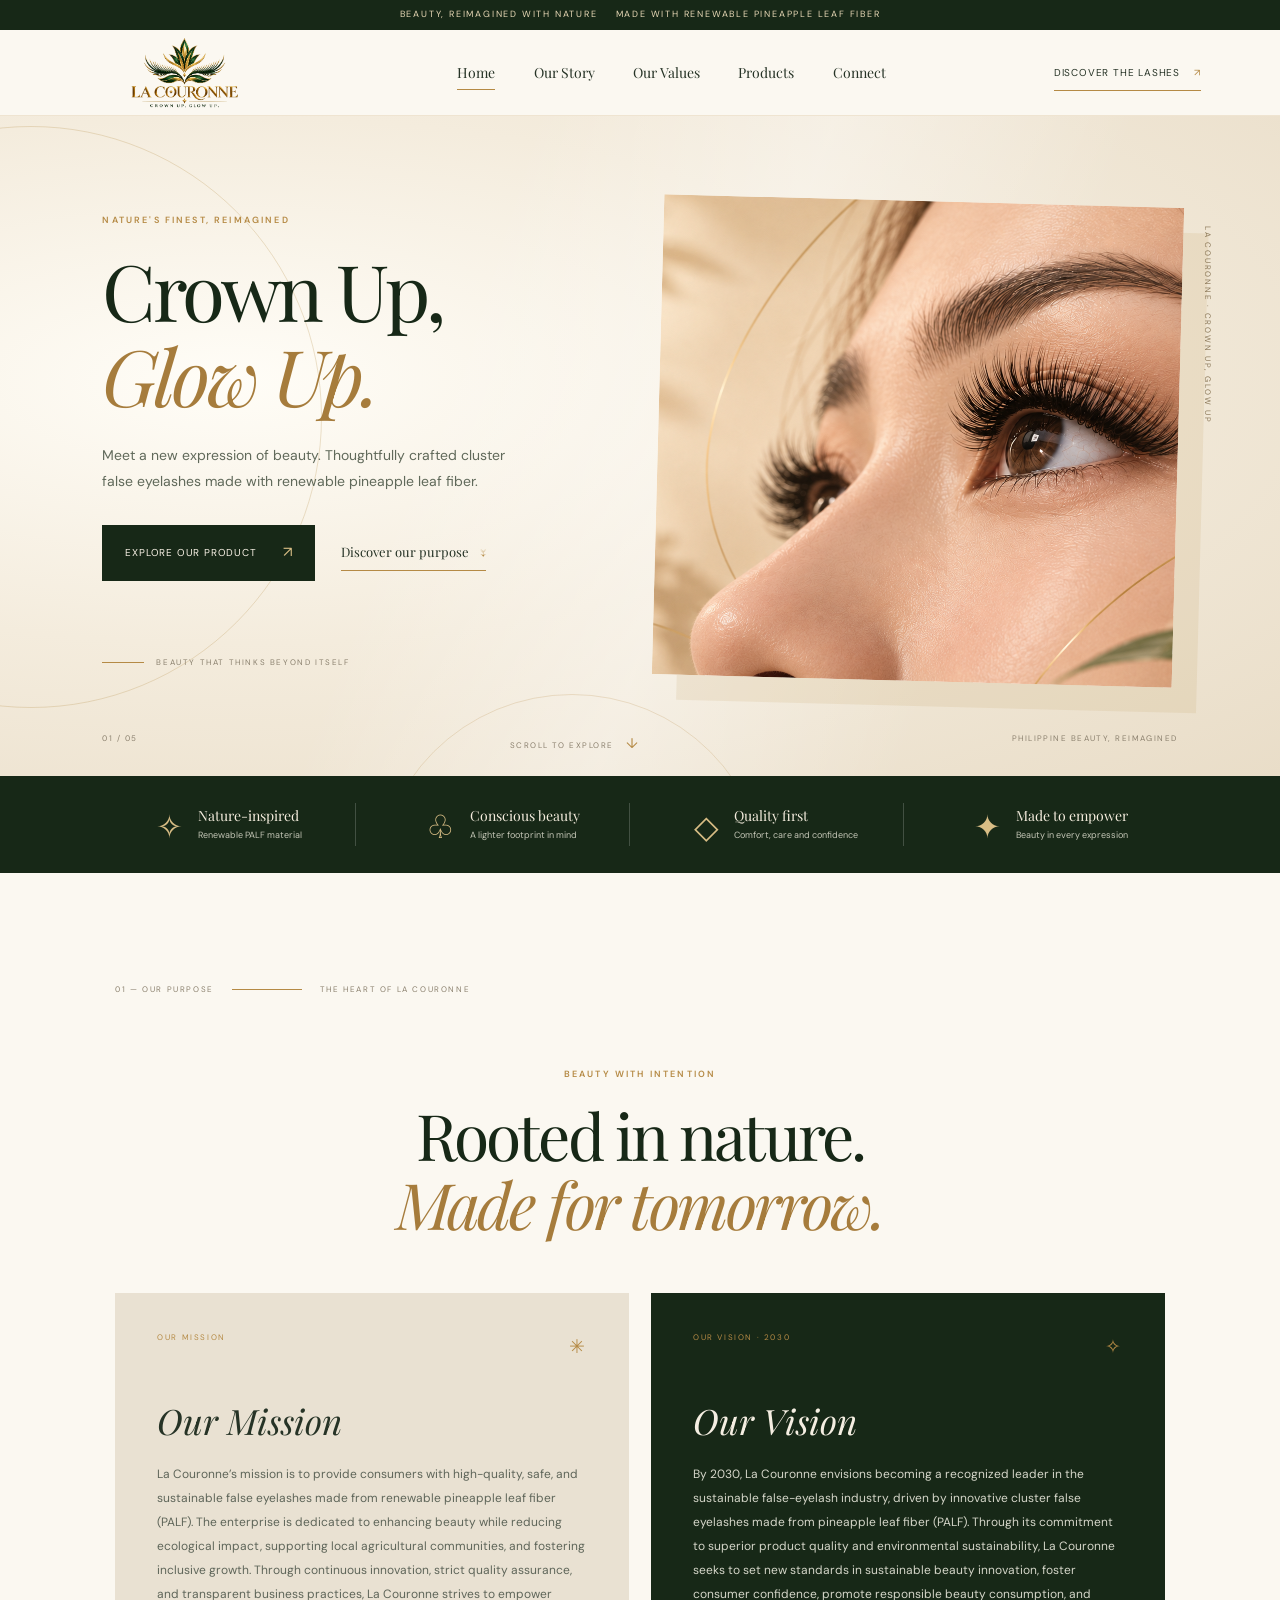
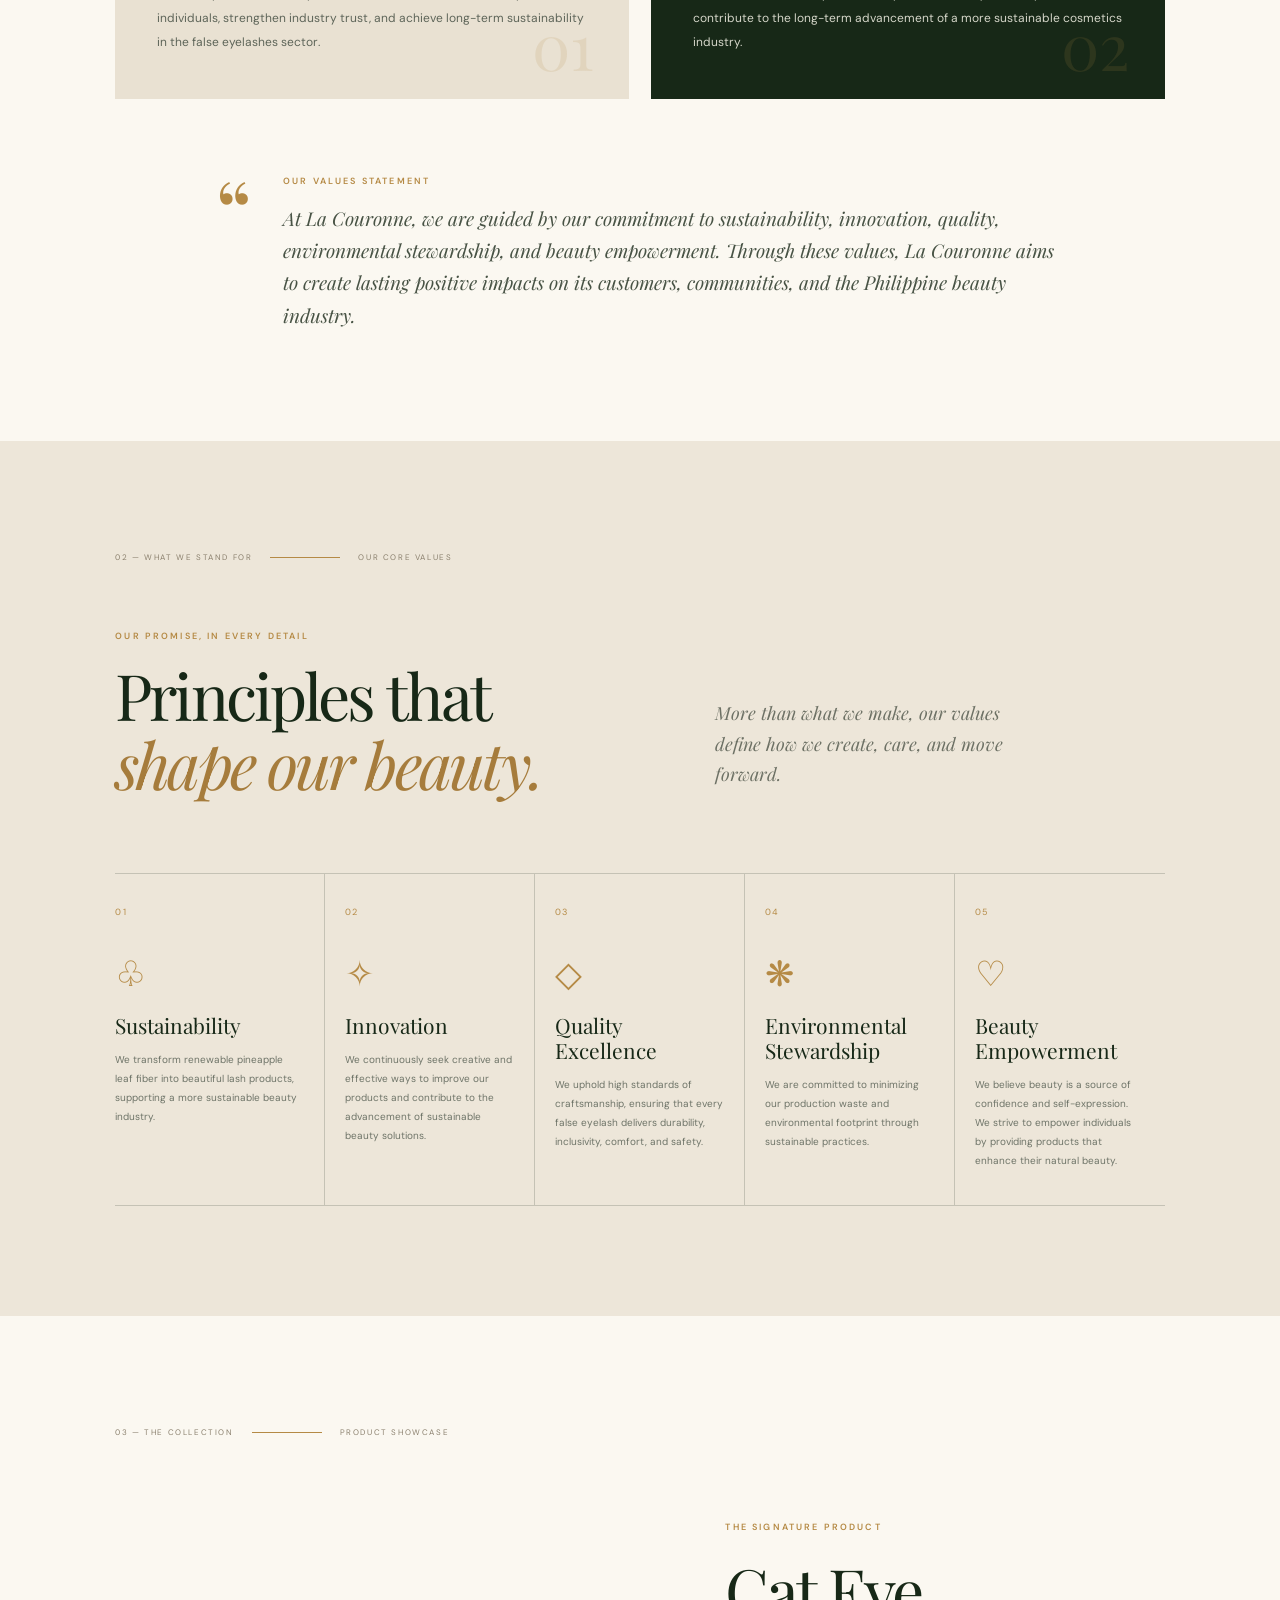
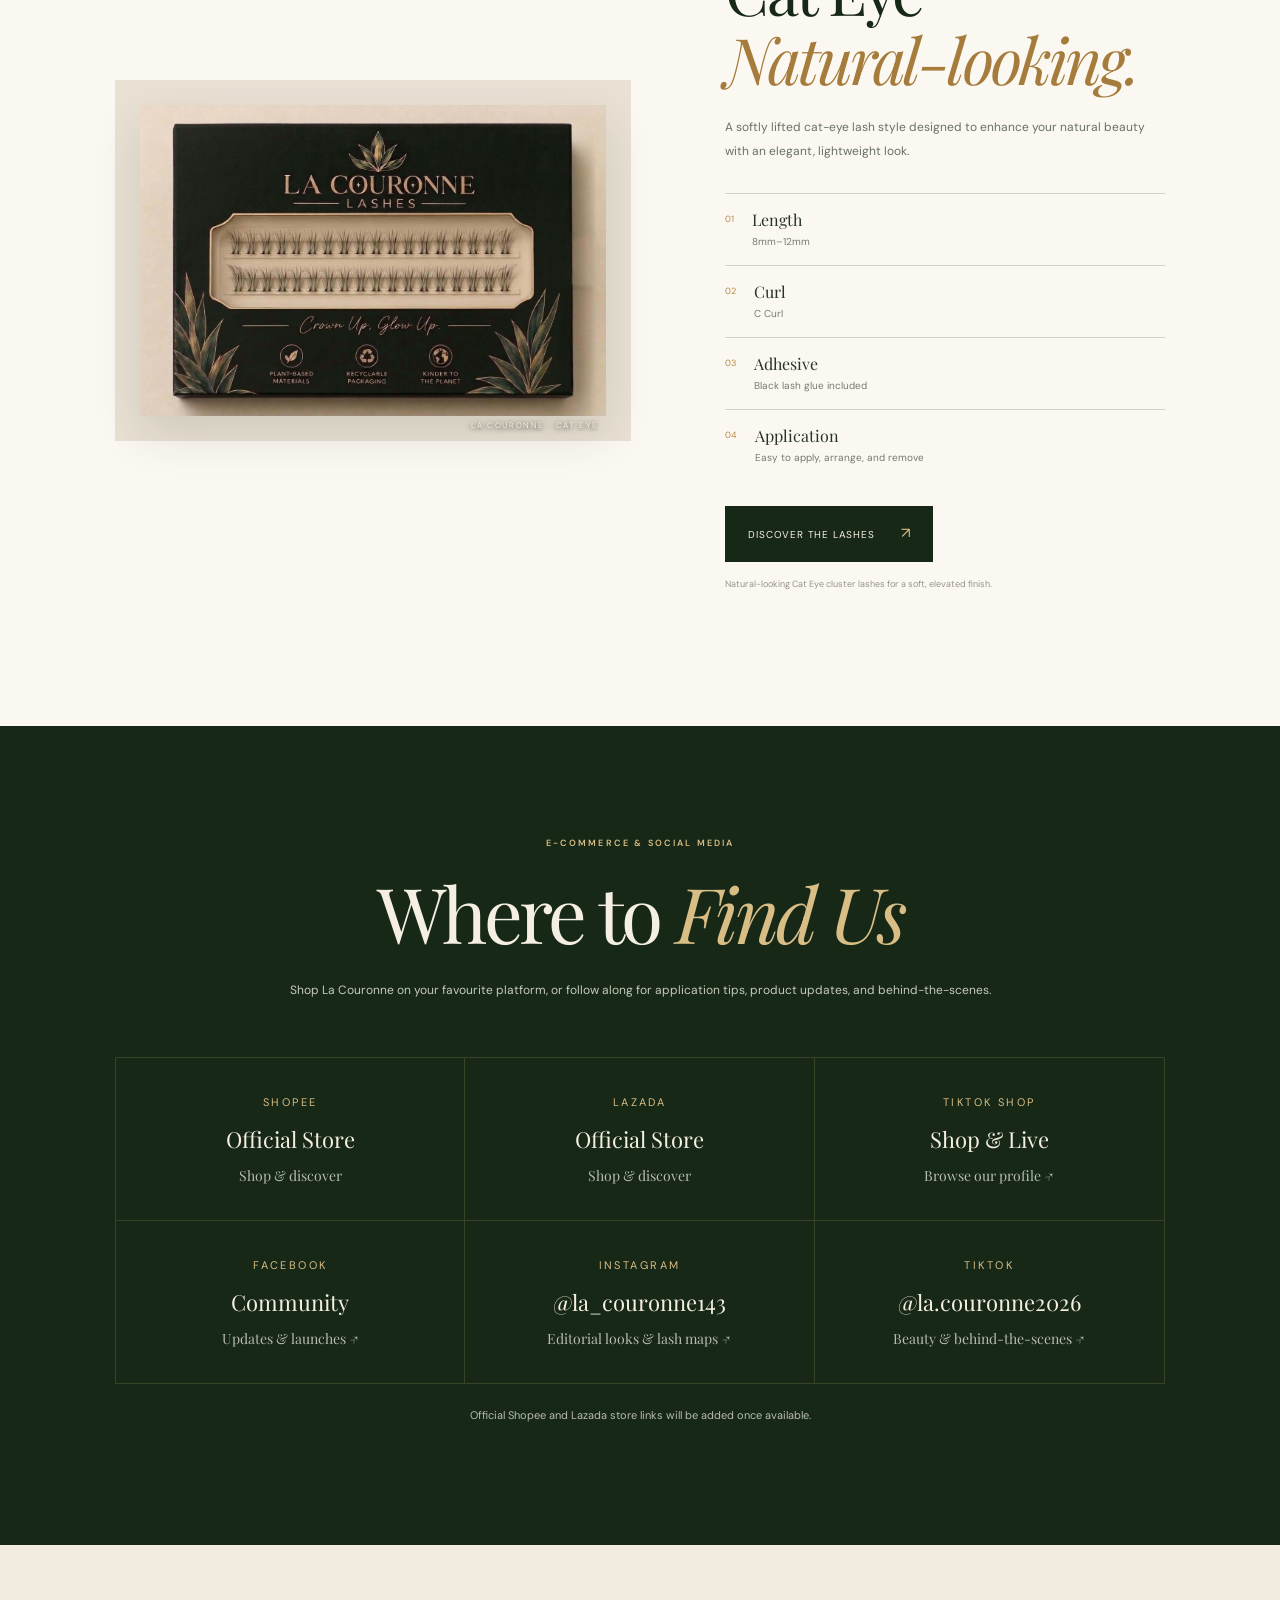
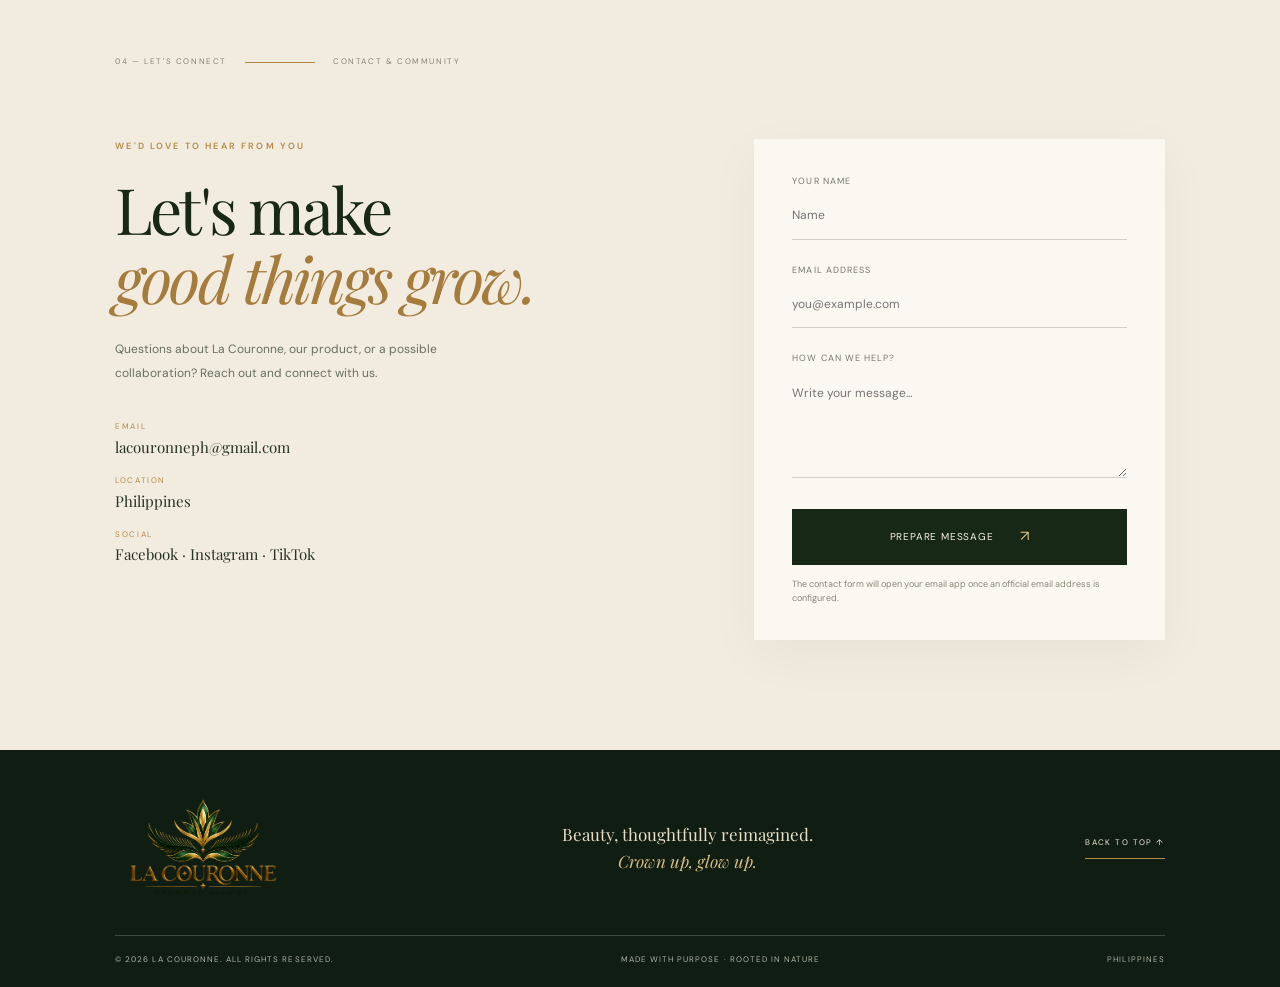
<file: index.html>
<!DOCTYPE html>
<html lang="en">
<head>
  <meta charset="UTF-8">
  <meta name="viewport" content="width=device-width, initial-scale=1.0">
  <meta name="theme-color" content="#172817">
  <meta name="description" content="La Couronne creates beautiful, high-quality cluster false eyelashes made with renewable pineapple leaf fiber. Crown up, glow up.">
  <title>La Couronne — Crown Up, Glow Up</title>
  <link rel="preconnect" href="https://fonts.googleapis.com">
  <link rel="preconnect" href="https://fonts.gstatic.com" crossorigin>
  <link href="https://fonts.googleapis.com/css2?family=DM+Sans:wght@400;500;600;700&family=Playfair+Display:ital,wght@0,400;0,500;0,600;1,400;1,500&display=swap" rel="stylesheet">
  <link rel="stylesheet" href="style.css">
</head>
<body>
  <div class="announcement"><span>BEAUTY, REIMAGINED WITH NATURE</span><span>MADE WITH RENEWABLE PINEAPPLE LEAF FIBER</span></div>
  <header class="site-header" id="top">
    <a class="brand" href="#home" aria-label="La Couronne home">
      <img src="assets/logo.png" alt="La Couronne botanical crown logo">
    </a>
    <button class="menu-toggle" aria-label="Open navigation" aria-expanded="false"><span></span><span></span></button>
    <nav class="main-nav" aria-label="Main navigation">
      <a href="#home" class="nav-link active">Home</a>
      <a href="#mission" class="nav-link">Our Story</a>
      <a href="#values" class="nav-link">Our Values</a>
      <a href="#products" class="nav-link">Products</a>
      <a href="#connect" class="nav-link">Connect</a>
    </nav>
    <a class="header-cta" href="#products">Discover the lashes <span>↗</span></a>
  </header>

  <main>
    <section class="hero" id="home">
      <div class="hero-glow"></div>
      <div class="hero-copy">
        <p class="eyebrow reveal">NATURE'S FINEST, REIMAGINED</p>
        <h1 class="reveal">Crown Up,<br><em>Glow Up.</em></h1>
        <p class="hero-description reveal">Meet a new expression of beauty. Thoughtfully crafted cluster false eyelashes made with renewable pineapple leaf fiber.</p>
        <div class="hero-actions reveal">
          <a class="button button-dark" href="#products">Explore our product <span>↗</span></a>
          <a class="text-link" href="#mission">Discover our purpose <span>↓</span></a>
        </div>
        <div class="hero-note reveal"><span class="note-line"></span><span>BEAUTY THAT THINKS BEYOND ITSELF</span></div>
      </div>
      <div class="hero-visual">
        <div class="hero-image-frame">
          <img src="assets/hero-woman.png" alt="Beauty close-up featuring elegant eyelashes">
        </div>
        <div class="hero-vertical">LA COURONNE · CROWN UP, GLOW UP</div>
      </div>
      <div class="hero-bottom"><span>01 / 05</span><span class="scroll-cue">SCROLL TO EXPLORE <i>↓</i></span><span>PHILIPPINE BEAUTY, REIMAGINED</span></div>
    </section>

    <section class="benefit-strip" aria-label="Our commitments">
      <div class="benefit"><span class="benefit-icon">✧</span><div><strong>Nature-inspired</strong><small>Renewable PALF material</small></div></div>
      <div class="benefit"><span class="benefit-icon">♧</span><div><strong>Conscious beauty</strong><small>A lighter footprint in mind</small></div></div>
      <div class="benefit"><span class="benefit-icon">◇</span><div><strong>Quality first</strong><small>Comfort, care and confidence</small></div></div>
      <div class="benefit"><span class="benefit-icon">✦</span><div><strong>Made to empower</strong><small>Beauty in every expression</small></div></div>
    </section>

    <section class="intro-section section-pad" id="mission">
      <div class="section-kicker reveal"><span>01 — OUR PURPOSE</span><span class="kicker-line"></span><span>THE HEART OF LA COURONNE</span></div>
      <div class="intro-heading reveal"><p class="eyebrow">BEAUTY WITH INTENTION</p><h2>Rooted in nature.<br><em>Made for tomorrow.</em></h2></div>
      <div class="purpose-grid">
        <article class="purpose-card mission-card reveal">
          <div class="card-topline"><span>OUR MISSION</span><span>✳</span></div>
          <h3>Our Mission</h3>
          <p>La Couronne’s mission is to provide consumers with high-quality, safe, and sustainable false eyelashes made from renewable pineapple leaf fiber (PALF). The enterprise is dedicated to enhancing beauty while reducing ecological impact, supporting local agricultural communities, and fostering inclusive growth. Through continuous innovation, strict quality assurance, and transparent business practices, La Couronne strives to empower individuals, strengthen industry trust, and achieve long-term sustainability in the false eyelashes sector.</p>
          <span class="card-index">01</span>
        </article>
        <article class="purpose-card vision-card reveal">
          <div class="card-topline"><span>OUR VISION · 2030</span><span>✧</span></div>
          <h3>Our Vision</h3>
          <p>By 2030, La Couronne envisions becoming a recognized leader in the sustainable false-eyelash industry, driven by innovative cluster false eyelashes made from pineapple leaf fiber (PALF). Through its commitment to superior product quality and environmental sustainability, La Couronne seeks to set new standards in sustainable beauty innovation, foster consumer confidence, promote responsible beauty consumption, and contribute to the long-term advancement of a more sustainable cosmetics industry.</p>
          <span class="card-index">02</span>
        </article>
      </div>
      <div class="values-statement reveal">
        <span class="statement-mark">“</span>
        <div><p class="eyebrow">OUR VALUES STATEMENT</p><p>At La Couronne, we are guided by our commitment to sustainability, innovation, quality, environmental stewardship, and beauty empowerment. Through these values, La Couronne aims to create lasting positive impacts on its customers, communities, and the Philippine beauty industry.</p></div>
      </div>
    </section>

    <section class="values-section section-pad" id="values">
      <div class="values-heading">
        <div class="section-kicker reveal"><span>02 — WHAT WE STAND FOR</span><span class="kicker-line"></span><span>OUR CORE VALUES</span></div>
        <div class="values-title reveal"><p class="eyebrow">OUR PROMISE, IN EVERY DETAIL</p><h2>Principles that<br><em>shape our beauty.</em></h2></div>
        <p class="values-lead reveal">More than what we make, our values define how we create, care, and move forward.</p>
      </div>
      <div class="values-grid">
        <article class="value-item reveal"><span class="value-number">01</span><span class="value-symbol">♧</span><h3>Sustainability</h3><p>We transform renewable pineapple leaf fiber into beautiful lash products, supporting a more sustainable beauty industry.</p></article>
        <article class="value-item reveal"><span class="value-number">02</span><span class="value-symbol">✧</span><h3>Innovation</h3><p>We continuously seek creative and effective ways to improve our products and contribute to the advancement of sustainable beauty solutions.</p></article>
        <article class="value-item reveal"><span class="value-number">03</span><span class="value-symbol">◇</span><h3>Quality Excellence</h3><p>We uphold high standards of craftsmanship, ensuring that every false eyelash delivers durability, inclusivity, comfort, and safety.</p></article>
        <article class="value-item reveal"><span class="value-number">04</span><span class="value-symbol">❋</span><h3>Environmental Stewardship</h3><p>We are committed to minimizing our production waste and environmental footprint through sustainable practices.</p></article>
        <article class="value-item reveal"><span class="value-number">05</span><span class="value-symbol">♡</span><h3>Beauty Empowerment</h3><p>We believe beauty is a source of confidence and self-expression. We strive to empower individuals by providing products that enhance their natural beauty.</p></article>
      </div>
    </section>

    <section class="product-section section-pad" id="products">
      <div class="section-kicker reveal"><span>03 — THE COLLECTION</span><span class="kicker-line"></span><span>PRODUCT SHOWCASE</span></div>
      <div class="product-layout">
        <div class="product-image reveal">
          <img src="assets/product-cat-eye.jpg" alt="La Couronne Cat Eye cluster false eyelashes in premium dark green packaging">
          <span class="image-caption">LA COURONNE · CAT EYE</span>
        </div>
        <div class="product-copy reveal">
          <p class="eyebrow">THE SIGNATURE PRODUCT</p>
          <h2>Cat Eye<br><em>Natural-looking.</em></h2>
          <p class="product-description">A softly lifted cat-eye lash style designed to enhance your natural beauty with an elegant, lightweight look.</p>
          <div class="product-detail"><span>01</span><div><strong>Length</strong><small>8mm–12mm</small></div></div>
          <div class="product-detail"><span>02</span><div><strong>Curl</strong><small>C Curl</small></div></div>
          <div class="product-detail"><span>03</span><div><strong>Adhesive</strong><small>Black lash glue included</small></div></div>
          <div class="product-detail"><span>04</span><div><strong>Application</strong><small>Easy to apply, arrange, and remove</small></div></div>
          <button class="button button-dark add-to-bag" type="button">Discover the lashes <span>↗</span></button>
          <p class="product-disclaimer">Natural-looking Cat Eye cluster lashes for a soft, elevated finish.</p>
        </div>
      </div>
    </section>

    <section class="platform-section section-pad" id="platforms">
      <div class="platform-inner reveal">
        <p class="eyebrow">E-COMMERCE & SOCIAL MEDIA</p>
        <h2>Where to <em>Find Us</em></h2>
        <p>Shop La Couronne on your favourite platform, or follow along for application tips, product updates, and behind-the-scenes.</p>
        <div class="platform-grid">
          <a class="platform-card" href="#platforms" aria-label="Shopee official store link coming soon"><span class="platform-label">SHOPEE</span><strong>Official Store</strong><small>Shop & discover</small></a>
          <a class="platform-card" href="#platforms" aria-label="Lazada official store link coming soon"><span class="platform-label">LAZADA</span><strong>Official Store</strong><small>Shop & discover</small></a>
          <a class="platform-card" href="https://www.tiktok.com/@la.couronne2026?_r=1&_t=ZS-9BWS2zkZSGT" target="_blank" rel="noopener"><span class="platform-label">TIKTOK SHOP</span><strong>Shop & Live</strong><small>Browse our profile ↗</small></a>
          <a class="platform-card" href="https://www.facebook.com/share/1CnefY3uRi/" target="_blank" rel="noopener"><span class="platform-label">FACEBOOK</span><strong>Community</strong><small>Updates & launches ↗</small></a>
          <a class="platform-card" href="https://www.instagram.com/la_couronne143?evlk=YWlhdTFpYmZudWV4" target="_blank" rel="noopener"><span class="platform-label">INSTAGRAM</span><strong>@la_couronne143</strong><small>Editorial looks & lash maps ↗</small></a>
          <a class="platform-card" href="https://www.tiktok.com/@la.couronne2026?_r=1&_t=ZS-9BWS2zkZSGT" target="_blank" rel="noopener"><span class="platform-label">TIKTOK</span><strong>@la.couronne2026</strong><small>Beauty & behind-the-scenes ↗</small></a>
        </div>
        <p class="platform-note">Official Shopee and Lazada store links will be added once available.</p>
      </div>
    </section>

    <section class="contact-section section-pad" id="connect">
      <div class="section-kicker reveal"><span>04 — LET'S CONNECT</span><span class="kicker-line"></span><span>CONTACT & COMMUNITY</span></div>
      <div class="contact-layout">
        <div class="contact-copy reveal"><p class="eyebrow">WE'D LOVE TO HEAR FROM YOU</p><h2>Let's make<br><em>good things grow.</em></h2><p>Questions about La Couronne, our product, or a possible collaboration? Reach out and connect with us.</p>
          <div class="contact-details">
            <div><span>EMAIL</span><strong data-contact="email">lacouronneph@gmail.com</strong></div>
            <div><span>LOCATION</span><strong>Philippines</strong></div>
            <div><span>SOCIAL</span><strong>Facebook · Instagram · TikTok</strong></div>
          </div>
        </div>
        <form class="contact-form reveal" id="contactForm">
          <label for="name">Your name</label><input id="name" name="name" type="text" placeholder="Name" required>
          <label for="email">Email address</label><input id="email" name="email" type="email" placeholder="you@example.com" required>
          <label for="message">How can we help?</label><textarea id="message" name="message" rows="4" placeholder="Write your message..." required></textarea>
          <button class="button button-dark" type="submit">Prepare message <span>↗</span></button>
          <p class="form-feedback" aria-live="polite">The contact form will open your email app once an official email address is configured.</p>
        </form>
      </div>
    </section>
  </main>

  <footer class="site-footer">
    <div class="footer-top">
      <a class="footer-brand" href="#home"><img src="assets/logo.png" alt="La Couronne"></a>
      <p>Beauty, thoughtfully reimagined.<br><em>Crown up, glow up.</em></p>
      <a class="back-top" href="#top">BACK TO TOP ↑</a>
    </div>
    <div class="footer-bottom"><span>© <span id="year"></span> LA COURONNE. ALL RIGHTS RESERVED.</span><span>MADE WITH PURPOSE · ROOTED IN NATURE</span><span>PHILIPPINES</span></div>
  </footer>

  <div class="cart-toast" role="status" aria-live="polite"><span>✦</span><div><strong>Added to your selection</strong><small>La Couronne Cluster False Eyelashes</small></div><button class="toast-close" aria-label="Close notification">×</button></div>
  <script src="script.js"></script>
</body>
</html>
</file>
<file: style.css>
@import url('https://fonts.googleapis.com/css2?family=Playfair+Display:ital,wght@0,400;0,500;0,600;1,400;1,500&display=swap');
:root{--forest:#172817;--forest-2:#263b27;--gold:#b58a45;--gold-light:#d8bd85;--cream:#f5eee2;--paper:#fbf8f1;--ink:#263326;--muted:#77796d;--line:rgba(38,51,38,.2);--serif:'Playfair Display',Georgia,serif;--sans:'DM Sans',Arial,sans-serif}
*{box-sizing:border-box}html{scroll-behavior:smooth;scroll-padding-top:90px}body{margin:0;background:var(--paper);color:var(--ink);font-family:var(--sans);font-size:14px;line-height:1.7}a{color:inherit;text-decoration:none}button,input,textarea{font:inherit}.announcement{height:30px;background:var(--forest);color:#e8d8b6;display:flex;align-items:center;justify-content:center;gap:18px;font-size:9px;letter-spacing:.2em}.announcement-star{color:var(--gold-light)}.site-header{height:86px;padding:0 6.2%;display:flex;align-items:center;justify-content:space-between;background:rgba(251,248,241,.94);position:sticky;top:0;z-index:20;border-bottom:1px solid rgba(181,138,69,.18);backdrop-filter:blur(14px)}.brand{display:flex;align-items:center;width:210px;height:76px;overflow:hidden}.brand img{width:100%;height:100%;object-fit:contain}.main-nav{display:flex;align-items:center;gap:clamp(20px,3vw,48px)}.nav-link{font-family:var(--serif);font-size:14px;position:relative;padding:8px 0}.nav-link:after{content:"";height:1px;width:0;position:absolute;bottom:2px;left:0;background:var(--gold);transition:width .3s}.nav-link:hover:after,.nav-link.active:after{width:100%}.header-cta{font-size:10px;letter-spacing:.08em;text-transform:uppercase;border-bottom:1px solid var(--gold);padding:9px 0}.header-cta span{color:var(--gold);padding-left:10px}.menu-toggle{display:none;background:none;border:0}.hero{min-height:650px;position:relative;display:grid;grid-template-columns:1.03fr .97fr;align-items:center;padding:65px 8% 75px;overflow:hidden;background:radial-gradient(ellipse at 18% 40%,#fffdf7 0%,#f4ecdd 47%,#e9ddc8 100%)}.hero:before{content:"";position:absolute;width:580px;height:580px;border:1px solid rgba(181,138,69,.25);border-radius:50%;left:-260px;top:10px}.hero:after{content:"";position:absolute;width:390px;height:390px;border:1px solid rgba(181,138,69,.22);border-radius:50%;right:40%;bottom:-310px}.hero-glow{position:absolute;inset:0;background:linear-gradient(110deg,transparent 35%,rgba(255,255,255,.35) 55%,transparent 75%);pointer-events:none}.hero-copy{position:relative;z-index:2;max-width:570px;padding:30px 0}.eyebrow{font-size:9px;letter-spacing:.24em;font-weight:600;color:var(--gold);margin:0 0 20px}.hero h1,.intro-heading h2,.values-title h2,.product-copy h2,.platform-inner h2,.contact-copy h2{font:400 clamp(48px,6.1vw,82px)/1.08 var(--serif);letter-spacing:-.045em;margin:0;color:var(--forest)}h1 em,h2 em{font-weight:400;color:#a67c3c}.hero-description{max-width:435px;color:#60695a;font-size:14px;line-height:1.9;margin:25px 0 30px}.hero-actions{display:flex;align-items:center;gap:26px}.button{border:0;display:inline-flex;align-items:center;justify-content:center;gap:26px;padding:15px 23px;cursor:pointer;font-size:10px;letter-spacing:.08em;text-transform:uppercase;transition:transform .25s,background .25s,box-shadow .25s}.button:hover{transform:translateY(-3px);box-shadow:0 10px 25px #17281720}.button-dark{background:var(--forest);color:#f8f1e5}.button-dark span{color:var(--gold-light);font-size:15px}.text-link{font-family:var(--serif);font-size:13px;border-bottom:1px solid var(--gold);padding:7px 0}.text-link span{color:var(--gold);padding-left:8px}.hero-note{display:flex;align-items:center;gap:12px;margin-top:75px;color:#8a806e;font-size:8px;letter-spacing:.2em}.note-line{height:1px;width:42px;background:var(--gold)}.hero-visual{position:relative;z-index:1;justify-self:end;width:min(100%,520px);padding:20px 0}.hero-image-frame{height:480px;overflow:hidden;box-shadow:25px 25px 0 rgba(181,138,69,.12);transform:rotate(1.5deg);animation:float 7s ease-in-out infinite}.hero-image-frame img{width:100%;height:100%;object-fit:cover;object-position:72% center}.floating-stamp{position:absolute;left:-38px;bottom:38px;width:112px;height:112px;border:1px solid var(--gold);border-radius:50%;background:var(--paper);display:flex;flex-direction:column;align-items:center;justify-content:center;color:var(--forest);font-size:8px;letter-spacing:.14em;box-shadow:0 8px 25px #17281714}.floating-stamp strong{font-size:30px;color:var(--gold);font-weight:400;line-height:1.1}.hero-vertical{position:absolute;right:-36px;top:45px;writing-mode:vertical-rl;font-size:8px;letter-spacing:.22em;color:#8c7959}.hero-bottom{position:absolute;bottom:20px;left:8%;right:8%;display:flex;justify-content:space-between;color:#8b806e;font-size:8px;letter-spacing:.18em}.scroll-cue i{font-style:normal;color:var(--gold);font-size:14px;padding-left:9px}.benefit-strip{display:grid;grid-template-columns:repeat(4,1fr);padding:27px 8%;background:var(--forest);color:#f4ecdd;gap:20px}.benefit{display:flex;align-items:center;justify-content:center;gap:15px;border-right:1px solid #ffffff30}.benefit:last-child{border:0}.benefit-icon{font:32px var(--serif);color:var(--gold-light)}.benefit strong,.benefit small{display:block}.benefit strong{font:14px var(--serif);font-weight:400}.benefit small{font-size:9px;color:#c4c6b6;margin-top:3px}.section-pad{padding:110px 9%}.section-kicker{display:flex;align-items:center;gap:18px;font-size:8px;letter-spacing:.2em;color:#8b806e}.kicker-line{height:1px;background:var(--gold);width:70px}.intro-section{background:var(--paper)}.intro-heading{text-align:center;margin:70px auto 55px}.intro-heading .eyebrow{margin-bottom:18px}.intro-heading h2,.values-title h2,.product-copy h2,.platform-inner h2,.contact-copy h2{font-size:clamp(42px,5vw,66px)}.purpose-grid{display:grid;grid-template-columns:1fr 1fr;gap:22px}.purpose-card{padding:38px 42px 45px;min-height:390px;position:relative;overflow:hidden}.mission-card{background:#e9e1d2}.vision-card{background:var(--forest);color:#f5eee2}.card-topline{display:flex;justify-content:space-between;font-size:8px;letter-spacing:.2em;color:var(--gold)}.card-topline span:last-child{font-size:19px}.purpose-card h3{font:italic 35px var(--serif);margin:34px 0 18px}.purpose-card p{font-size:12px;line-height:2;color:#5e6559;margin:0;max-width:570px}.vision-card p{color:#d5d6c9}.card-index{position:absolute;right:35px;bottom:12px;font:64px var(--serif);color:#b58a4525}.values-statement{display:flex;gap:30px;align-items:flex-start;max-width:850px;margin:75px auto 0}.statement-mark{font:90px/.8 var(--serif);color:var(--gold)}.values-statement .eyebrow{margin:0 0 12px}.values-statement p:last-child{font:italic 19px/1.7 var(--serif);margin:0;color:#485345}.values-section{background:#ede6d9}.values-heading{display:grid;grid-template-columns:1.1fr .9fr;column-gap:50px;align-items:end}.values-heading .section-kicker{grid-column:1/-1;margin-bottom:65px}.values-title .eyebrow{margin-bottom:15px}.values-lead{max-width:300px;color:#6d7165;font:italic 18px/1.7 var(--serif);margin:0 0 8px}.values-grid{display:grid;grid-template-columns:repeat(5,1fr);gap:0;margin-top:75px;border-top:1px solid var(--line);border-bottom:1px solid var(--line)}.value-item{padding:25px 20px 35px;border-right:1px solid var(--line);position:relative;min-height:280px;transition:background .3s,transform .3s}.value-item:first-child{padding-left:0}.value-item:last-child{border:0}.value-item:hover{background:#f8f3e9;transform:translateY(-5px)}.value-number{font-size:9px;color:var(--gold);letter-spacing:.15em}.value-symbol{display:block;font:35px var(--serif);color:var(--gold);margin:25px 0 18px}.value-item h3{font:21px/1.2 var(--serif);font-weight:400;margin:0 0 12px;color:var(--forest)}.value-item p{font-size:10px;line-height:1.9;color:#6e7468;margin:0}.product-section{background:var(--paper)}.product-layout{display:grid;grid-template-columns:1.08fr .92fr;gap:9%;align-items:center;margin-top:65px}.product-image{position:relative;background:#e9e1d4;padding:25px}.product-image img{width:100%;display:block;box-shadow:0 18px 45px #17281720}.image-caption{position:absolute;bottom:8px;right:32px;color:#f7eddb;font-size:8px;letter-spacing:.2em;text-shadow:0 1px 5px #000}.product-copy{padding:15px 0}.product-copy h2{margin-bottom:22px}.product-description{font-size:12px;line-height:2;color:#697064;max-width:430px;margin-bottom:30px}.product-detail{display:flex;gap:18px;align-items:flex-start;padding:15px 0;border-top:1px solid var(--line)}.product-detail>span{font-size:9px;color:var(--gold);padding-top:3px}.product-detail strong,.product-detail small{display:block}.product-detail strong{font:16px var(--serif);font-weight:400}.product-detail small{font-size:10px;color:#77796d;margin-top:3px}.add-to-bag{margin-top:25px}.product-disclaimer{font-size:9px;color:#969386;margin-top:15px}.platform-section{background:var(--forest);color:#f5eee2;position:relative;overflow:hidden}.platform-inner{position:relative;z-index:1;max-width:850px}.platform-inner .eyebrow{color:var(--gold-light)}.platform-inner h2{color:#f5eee2}.platform-inner h2 em{color:var(--gold-light)}.platform-inner>p:not(.eyebrow):not(.platform-note){max-width:450px;color:#c7cabb;font-size:12px;line-height:2;margin:25px 0 45px}.platform-links{border-top:1px solid #ffffff35}.platform-link{display:grid;grid-template-columns:50px 1fr 30px;align-items:center;padding:17px 0;border-bottom:1px solid #ffffff35;transition:padding .3s,color .3s}.platform-link:hover{padding-left:12px;color:var(--gold-light)}.platform-link span{font-size:9px;color:var(--gold-light)}.platform-link strong{font:21px var(--serif);font-weight:400}.platform-link b{font-size:17px;color:var(--gold-light);font-weight:400}.platform-note{font-size:9px;color:#aeb5a7;margin-top:18px}.platform-note code{color:var(--gold-light)}.platform-decoration{position:absolute;right:7%;top:50%;transform:translateY(-50%);font:clamp(170px,28vw,390px)/1 var(--serif);color:#ffffff08;letter-spacing:-.1em}.contact-section{background:#f2ebdf}.contact-layout{display:grid;grid-template-columns:1fr .8fr;gap:12%;margin-top:70px}.contact-copy>p:not(.eyebrow){max-width:390px;color:#687063;font-size:12px;line-height:2;margin:25px 0 35px}.contact-details{display:grid;gap:17px}.contact-details div{display:grid;gap:3px}.contact-details span{font-size:8px;letter-spacing:.2em;color:var(--gold)}.contact-details strong{font:15px var(--serif);font-weight:400}.contact-form{background:var(--paper);padding:35px 38px;box-shadow:0 15px 50px #1728170b}.contact-form label{display:block;font-size:9px;letter-spacing:.12em;text-transform:uppercase;color:#74786c;margin:0 0 6px}.contact-form input,.contact-form textarea{width:100%;border:0;border-bottom:1px solid var(--line);background:transparent;padding:10px 0 13px;margin-bottom:23px;outline:none;color:var(--ink);font-size:12px;resize:vertical}.contact-form input:focus,.contact-form textarea:focus{border-color:var(--gold)}.contact-form .button{width:100%}.form-feedback{font-size:9px;color:#858778;line-height:1.6;margin:12px 0 0}.site-footer{background:#101d12;color:#f3eadb;padding:45px 9% 20px}.footer-top{display:flex;align-items:center;justify-content:space-between;padding-bottom:35px}.footer-brand{width:175px;height:105px;overflow:hidden}.footer-brand img{width:100%;height:100%;object-fit:contain}.footer-top p{font:17px/1.6 var(--serif);text-align:center;color:#e9ddc7}.footer-top p em{color:var(--gold-light)}.back-top{font-size:8px;letter-spacing:.18em;border-bottom:1px solid var(--gold);padding-bottom:8px}.footer-bottom{border-top:1px solid #ffffff30;padding-top:17px;display:flex;justify-content:space-between;color:#aeb5a7;font-size:8px;letter-spacing:.13em}.cart-toast{position:fixed;right:25px;bottom:25px;z-index:50;background:var(--forest);color:#f5eee2;padding:16px 20px;display:flex;align-items:center;gap:14px;box-shadow:0 15px 40px #0003;transform:translateY(140%);opacity:0;transition:transform .4s,opacity .4s}.cart-toast.show{transform:translateY(0);opacity:1}.cart-toast>span{font-size:22px;color:var(--gold-light)}.cart-toast strong,.cart-toast small{display:block}.cart-toast strong{font:15px var(--serif);font-weight:400}.cart-toast small{font-size:9px;color:#c3c9ba}.toast-close{background:none;border:0;color:#e7d8b9;font-size:20px;cursor:pointer;margin-left:12px}.reveal{opacity:0;transform:translateY(24px);transition:opacity .8s ease,transform .8s ease}.reveal.visible{opacity:1;transform:translateY(0)}@keyframes float{0%,100%{transform:rotate(1.5deg) translateY(0)}50%{transform:rotate(0deg) translateY(-12px)}}@media(prefers-reduced-motion:reduce){*,*:before,*:after{scroll-behavior:auto!important;animation:none!important;transition:none!important}.reveal{opacity:1;transform:none}}
@media(max-width:1000px){.site-header{padding:0 4%}.brand{width:175px}.main-nav{gap:18px}.header-cta{display:none}.hero{padding-left:6%;padding-right:6%;min-height:590px}.hero-image-frame{height:410px}.section-pad{padding:85px 6%}.values-grid{grid-template-columns:repeat(3,1fr)}.value-item:nth-child(3){border-right:0}.value-item:nth-child(n+4){border-top:1px solid var(--line)}.value-item:first-child{padding-left:20px}.product-layout{gap:6%}}
@media(max-width:700px){.announcement{font-size:7px;gap:8px;letter-spacing:.12em}.site-header{height:72px;padding:0 5%}.brand{width:155px;height:66px}.menu-toggle{display:flex;flex-direction:column;gap:6px;border:0;padding:10px;background:none;z-index:22}.menu-toggle span{width:24px;height:1px;background:var(--forest);display:block;transition:transform .25s}.menu-toggle[aria-expanded=true] span:first-child{transform:translateY(3.5px) rotate(45deg)}.menu-toggle[aria-expanded=true] span:last-child{transform:translateY(-3.5px) rotate(-45deg)}.main-nav{position:absolute;left:0;right:0;top:72px;background:var(--paper);padding:20px 7% 28px;display:flex;flex-direction:column;align-items:flex-start;gap:12px;border-bottom:1px solid var(--line);transform:translateY(-130%);opacity:0;pointer-events:none;transition:.3s}.main-nav.open{transform:translateY(0);opacity:1;pointer-events:auto}.nav-link{font-size:17px}.hero{display:flex;flex-direction:column;align-items:stretch;padding:55px 7% 65px;gap:35px}.hero-copy{padding:0}.hero h1{font-size:54px}.hero-description{font-size:12px}.hero-note{margin-top:35px}.hero-visual{width:88%;align-self:center;margin:0 0 15px}.hero-image-frame{height:340px}.floating-stamp{width:90px;height:90px;left:-25px;bottom:20px}.hero-vertical{right:-25px}.hero-bottom{left:7%;right:7%;font-size:7px}.benefit-strip{grid-template-columns:1fr 1fr;padding:22px 7%;gap:18px}.benefit{justify-content:flex-start;border:0}.benefit-icon{font-size:27px}.benefit strong{font-size:12px}.benefit small{font-size:8px}.section-pad{padding:70px 7%}.section-kicker{font-size:7px;gap:10px}.kicker-line{width:35px}.intro-heading{margin:50px auto 35px}.intro-heading h2,.values-title h2,.product-copy h2,.platform-inner h2,.contact-copy h2{font-size:44px}.purpose-grid{grid-template-columns:1fr}.purpose-card{padding:30px 28px;min-height:0}.purpose-card h3{font-size:30px;margin:25px 0 12px}.purpose-card p{font-size:11px}.values-statement{margin-top:45px;gap:15px}.statement-mark{font-size:60px}.values-statement p:last-child{font-size:16px}.values-heading{display:block}.values-heading .section-kicker{margin-bottom:48px}.values-lead{margin-top:20px;font-size:16px}.values-grid{grid-template-columns:1fr 1fr;margin-top:40px}.value-item{padding:22px 15px 25px;min-height:250px;border-top:1px solid var(--line)}.value-item:first-child{padding-left:15px}.value-item:nth-child(odd){border-right:1px solid var(--line)}.value-item:nth-child(even){border-right:0}.value-item:last-child{grid-column:1/-1;border-right:0}.value-item h3{font-size:18px}.value-item p{font-size:9px}.product-layout{grid-template-columns:1fr;gap:35px;margin-top:45px}.product-image{padding:14px}.product-copy{padding:0}.platform-inner>p:not(.eyebrow):not(.platform-note){font-size:11px}.platform-decoration{right:-10%;top:30%;font-size:220px}.contact-layout{grid-template-columns:1fr;gap:35px;margin-top:45px}.contact-form{padding:27px 23px}.footer-top{flex-wrap:wrap;gap:15px}.footer-brand{width:135px;height:85px}.footer-top p{font-size:14px}.back-top{font-size:7px}.footer-bottom{flex-direction:column;gap:8px;font-size:7px}.cart-toast{left:12px;right:12px;bottom:12px}.hero-actions{gap:17px}.button{padding:14px 16px;font-size:9px}.text-link{font-size:11px}}

/* Gentle eyelid blink overlay on the hero beauty photo */
.hero-image-frame{position:relative;overflow:hidden}
.blink-overlay{position:absolute;left:54%;top:39%;width:39%;height:17%;border-radius:50% 50% 46% 46%;background:linear-gradient(180deg,#b97b55 0%,#d99d78 42%,#e7b38e 100%);transform:scaleY(0);transform-origin:center;pointer-events:none;opacity:.92;animation:eyeBlink 6.4s infinite}
@keyframes eyeBlink{0%,37%,39%,70%,72%,100%{transform:scaleY(0)}38%,71%{transform:scaleY(1)}}
@media(prefers-reduced-motion:reduce){.blink-overlay{animation:none;transform:scaleY(0)}}

/* Product showcase details and six-card social/e-commerce grid */
.product-image img{max-height:650px;object-fit:contain;background:#f3ebdf}
.platform-inner{max-width:100%;text-align:center}
.platform-inner h2{font-size:clamp(48px,6vw,82px);margin:20px 0 24px}
.platform-inner>p:not(.eyebrow):not(.platform-note){max-width:720px;margin:0 auto 55px}
.platform-grid{display:grid;grid-template-columns:repeat(3,1fr);border:1px solid #b7a66c35;margin:0 auto;max-width:1200px}
.platform-card{min-height:150px;padding:35px 20px;display:flex;flex-direction:column;align-items:center;justify-content:center;gap:12px;color:#f5eee2;border-right:1px solid #b7a66c35;border-bottom:1px solid #b7a66c35;transition:background .3s,transform .3s}
.platform-card:nth-child(3n){border-right:0}
.platform-card:nth-child(n+4){border-bottom:0}
.platform-card:hover{background:#ffffff08;transform:translateY(-3px)}
.platform-label{font-size:11px;letter-spacing:.22em;color:var(--gold-light)}
.platform-card strong{font:22px var(--serif);font-weight:400}
.platform-card small{font:14px var(--serif);color:#b8bcae}
.platform-note{margin-top:22px;color:#b8bcae;font-size:11px}
@media(max-width:700px){.platform-grid{grid-template-columns:1fr 1fr}.platform-card{min-height:130px;padding:22px 12px}.platform-card:nth-child(3n){border-right:1px solid #b7a66c35}.platform-card:nth-child(2n){border-right:0}.platform-card:nth-child(n+4){border-bottom:1px solid #b7a66c35}.platform-card:nth-child(n+5){border-bottom:0}.platform-card strong{font-size:17px}.platform-card small{font-size:12px}.platform-inner h2{font-size:45px}}
</file>
